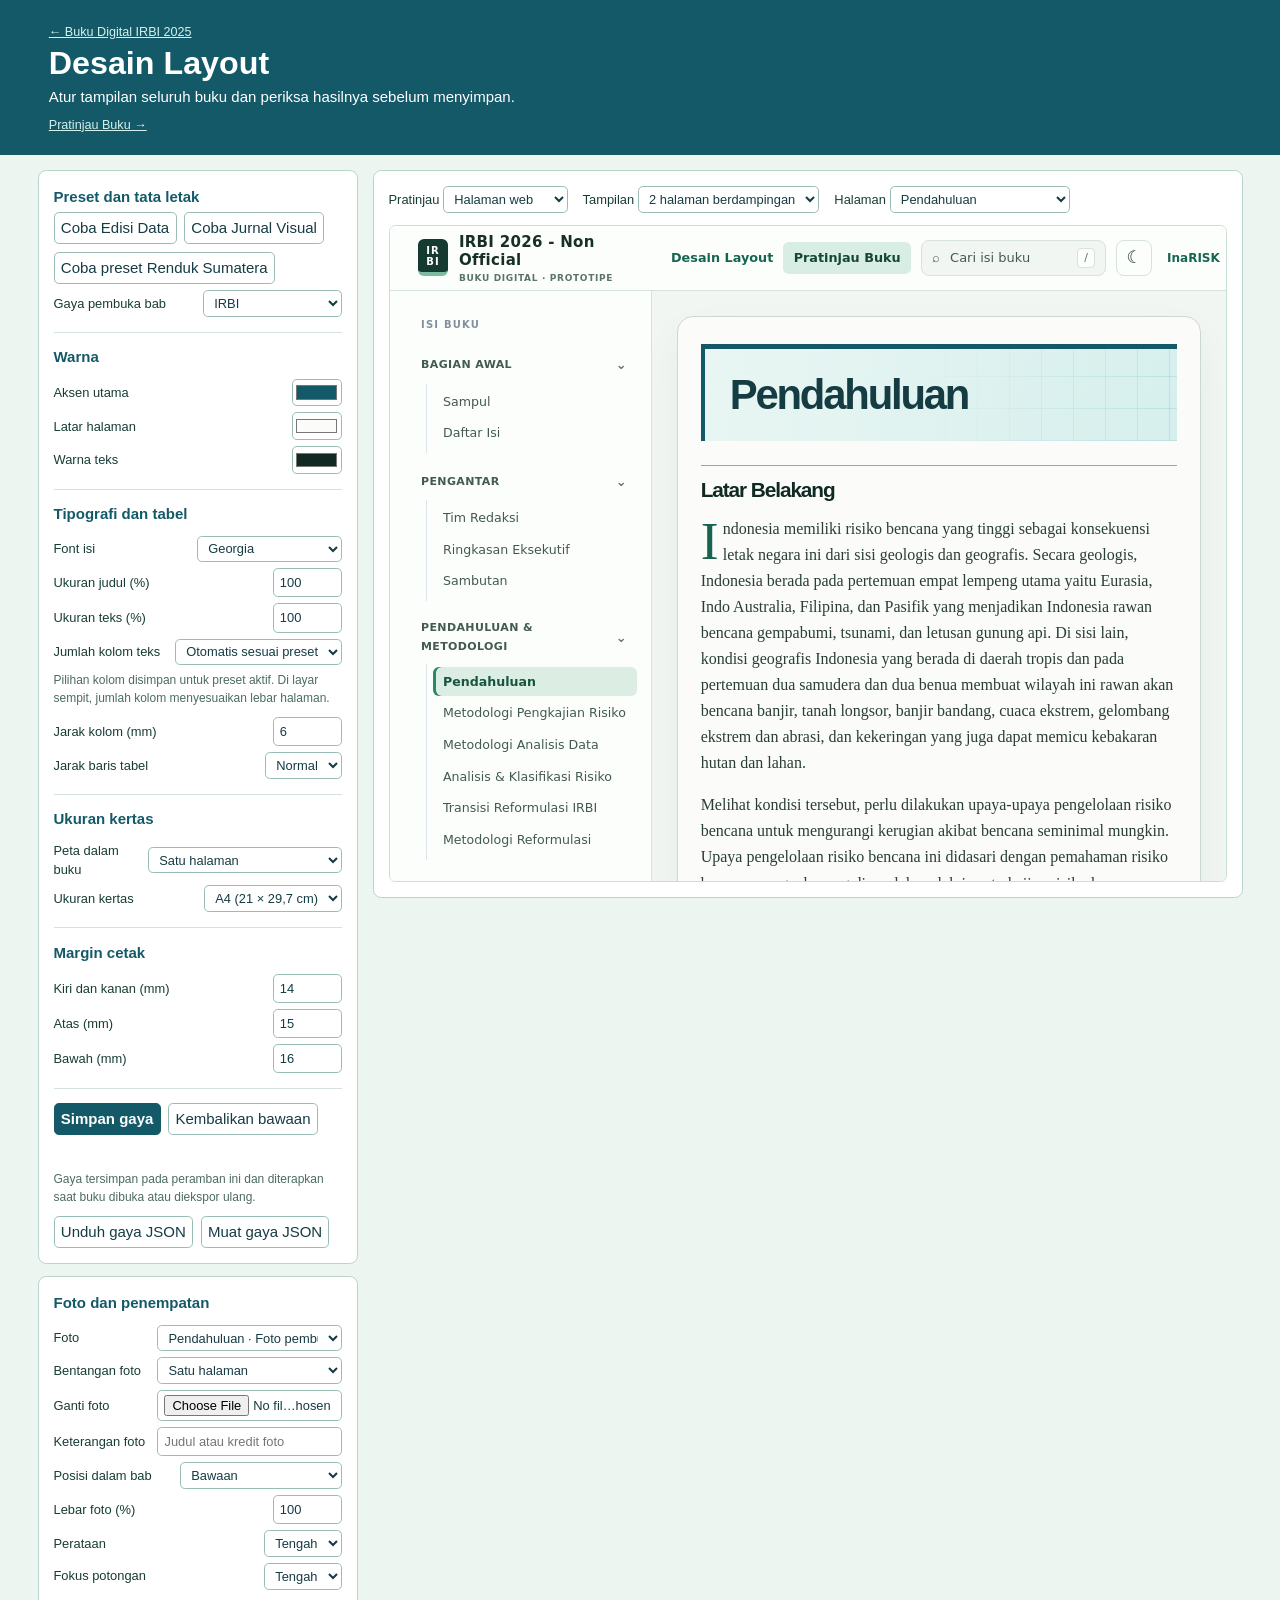
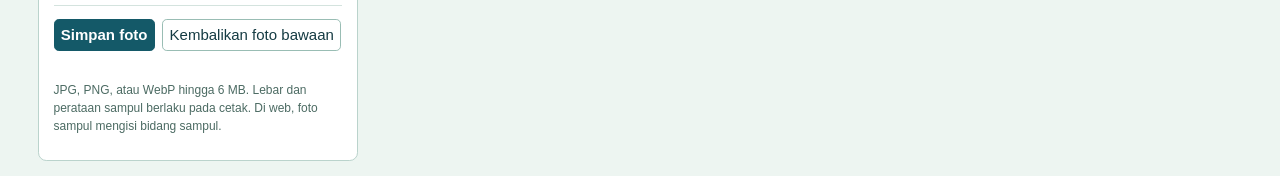
<file: gaya.html>
<!doctype html>
<html lang="id" data-photo-editor>
<head>
<meta charset="utf-8">
<meta name="viewport" content="width=device-width, initial-scale=1">
<title>Desain Layout — Buku Digital IRBI</title>
<link rel="stylesheet" href="assets/style-editor.css">
</head>
<body>
<header class="studio-header"><a href="index.html">← Buku Digital IRBI 2025</a><h1>Desain Layout</h1>
<p>Atur tampilan seluruh buku dan periksa hasilnya sebelum menyimpan.</p><a href="index.html?pratinjau=1" target="_blank" rel="noopener">Pratinjau Buku →</a></header>
<main class="studio">
<div class="studio-controls"><form id="styleForm">
  <fieldset><legend>Preset dan tata letak</legend>
    <div class="studio-actions"><button id="styleEdisiData" type="button">Coba Edisi Data</button><button id="styleJurnal" type="button">Coba Jurnal Visual</button><button id="styleRenduk" type="button">Coba preset Renduk Sumatera</button></div>
    <label>Gaya pembuka bab <select name="layout"><option value="irbi">IRBI</option><option value="renduk">Renduk Sumatera</option><option value="jurnal">Jurnal Visual</option><option value="edisi-data">Edisi Data</option></select></label>
  </fieldset>
  <fieldset><legend>Warna</legend>
    <label>Aksen utama <input name="accent" type="color" value="#145968"></label>
    <label>Latar halaman <input name="paper" type="color" value="#fbfcfa"></label>
    <label>Warna teks <input name="ink" type="color" value="#102923"></label>
  </fieldset>
  <fieldset><legend>Tipografi dan tabel</legend>
    <label>Font isi <select name="font"><option value="georgia">Georgia</option><option value="segoe">Segoe UI</option><option value="times">Times New Roman</option></select></label>
    <label>Ukuran judul (%) <input name="title" type="number" min="80" max="120" required></label>
    <label>Ukuran teks (%) <input name="body" type="number" min="90" max="115" required></label>
    <label>Jumlah kolom teks <select name="columns"><option value="0">Otomatis sesuai preset</option><option value="1">1 kolom</option><option value="2">2 kolom</option><option value="3">3 kolom</option></select></label>
    <p class="studio-note">Pilihan kolom disimpan untuk preset aktif. Di layar sempit, jumlah kolom menyesuaikan lebar halaman.</p>
    <label>Jarak kolom (mm) <input name="gap" type="number" min="3" max="12" required></label>
    <label>Jarak baris tabel <select name="table"><option value="normal">Normal</option><option value="compact">Rapat</option></select></label>
  </fieldset>
  <fieldset><legend>Ukuran kertas</legend>
    <label>Peta dalam buku <select name="mapSpread"><option value="single">Satu halaman</option><option value="double">Dua halaman menyambung</option></select></label>
    <label>Ukuran kertas <select name="paperSize"><option value="a4">A4 (21 × 29,7 cm)</option><option value="custom">Custom</option></select></label>
    <div id="customPaperSize" hidden>
      <label>Lebar (cm) <input name="paperWidth" type="number" min="10" max="100" step="0.01" value="21" required></label>
      <label>Tinggi (cm) <input name="paperHeight" type="number" min="10" max="100" step="0.01" value="21" required></label>
      <p class="studio-note">Ukuran buku IRBI asli 21 × 21 cm. Dua halaman menyambung menghasilkan bentangan 42 × 21 cm.</p>
    </div>
  </fieldset>
  <fieldset><legend>Margin cetak</legend>
    <label>Kiri dan kanan (mm) <input name="marginX" type="number" min="10" max="25" required></label>
    <label>Atas (mm) <input name="marginTop" type="number" min="10" max="25" required></label>
    <label>Bawah (mm) <input name="marginBottom" type="number" min="10" max="25" required></label>
  </fieldset>
  <div class="studio-actions"><button type="submit">Simpan gaya</button><button id="styleReset" type="button">Kembalikan bawaan</button></div>
  <p id="styleStatus" role="status"></p>
  <p class="studio-note">Gaya tersimpan pada peramban ini dan diterapkan saat buku dibuka atau diekspor ulang.</p>
  <div class="studio-actions"><button id="styleDownload" type="button">Unduh gaya JSON</button><label class="file-label">Muat gaya JSON<input id="styleUpload" type="file" accept=".json,application/json"></label></div>
</form>
<form id="photoForm">
  <fieldset><legend>Foto dan penempatan</legend>
    <label>Foto <select id="photoChoice"></select></label>
    <label id="photoSpreadLabel">Bentangan foto <select id="photoSpread"><option value="single">Satu halaman</option><option value="double">Dua halaman menyambung</option></select></label>
    <label>Ganti foto <input id="photoFile" type="file" accept="image/jpeg,image/png,image/webp"></label>
    <label id="photoCaptionLabel">Keterangan foto <input id="photoCaption" type="text" maxlength="240" placeholder="Judul atau kredit foto"></label>
    <label id="photoPlaceLabel">Posisi dalam bab <select id="photoPosition"><option value="original">Bawaan</option><option value="after-title">Setelah judul</option><option value="end">Sebelum penutup bab</option></select></label>
    <label>Lebar foto (%) <input id="photoWidth" type="number" min="40" max="100" value="100" required></label>
    <label>Perataan <select id="photoAlign"><option value="center">Tengah</option><option value="left">Kiri</option><option value="right">Kanan</option></select></label>
    <label>Fokus potongan <select id="photoCrop"><option value="center">Tengah</option><option value="top">Atas</option><option value="bottom">Bawah</option><option value="left">Kiri</option><option value="right">Kanan</option></select></label>
  </fieldset>
  <div class="studio-actions"><button type="submit">Simpan foto</button><button type="button" id="photoReset">Kembalikan foto bawaan</button></div>
  <p id="photoStatus" role="status"></p>
  <p class="studio-note">JPG, PNG, atau WebP hingga 6 MB. Lebar dan perataan sampul berlaku pada cetak. Di web, foto sampul mengisi bidang sampul.</p>
</form>
</div>
<section class="studio-preview" aria-label="Pratinjau buku">
  <div class="preview-bar">
    <label>Pratinjau <select id="previewMode"><option value="web">Halaman web</option><option value="print">Tata letak cetak</option></select></label>
    <label>Tampilan <select id="previewPages"><option value="1">1 halaman</option><option value="2" selected>2 halaman berdampingan</option></select></label>
    <label>Halaman <select id="previewPage"><option value="beranda">Sampul</option><option selected value="pendahuluan">Pendahuluan</option><option value="tim-editorial">Tim Redaksi</option><option value="provinsi-aceh">Profil Aceh</option><option value="tabel-provinsi">Tabel provinsi</option><option value="transisi-reformulasi">Transisi Reformulasi IRBI</option><option value="metodologi-reformulasi">Metodologi Reformulasi</option></select></label>
  </div>
  <iframe id="stylePreview" title="Pratinjau gaya Buku Digital IRBI"></iframe>
</section>
</main>
<script src="assets/irbi-data.js?v=ratio-column-title"></script><script src="assets/book-photos.js?v=back-cover"></script>
<script src="assets/book-style.js?v=preview-export"></script><script src="assets/style-editor.js?v=preview-export"></script><script src="assets/photo-editor.js?v=back-cover"></script>
<script src="assets/pdf-lib.min.js"></script><script src="assets/book-spreads.js?v=preview-pages"></script>
</body>
</html>
</file>
<file: assets/style-editor.css>
:root {color-scheme:light;font:15px/1.5 'Segoe UI',Arial,sans-serif;color:#173c35;background:#edf5f1}
* {box-sizing:border-box}
body {margin:0}
.studio-header {padding:1.3rem clamp(1rem,4vw,3.25rem);background:#145968;color:white}
.studio-header a {color:#d5f1eb;font-size:.84rem}
.studio-header h1 {margin:.25rem 0;font-size:2.15rem;line-height:1.1}
.studio-header p {margin:.3rem 0}
.studio {display:grid;grid-template-columns:minmax(260px,320px) minmax(0,1fr);gap:1rem;padding:1rem clamp(1rem,3vw,2.5rem)}
#styleForm,.studio-preview {background:white;border:1px solid #bad3cc;border-radius:.55rem;padding:1rem;min-width:0}
fieldset {border:0;border-bottom:1px solid #d4e3de;margin:0 0 .9rem;padding:0 0 .6rem}
legend {font-weight:750;color:#145968;padding:0;margin-bottom:.25rem}
fieldset label {display:flex;justify-content:space-between;align-items:center;gap:.45rem;margin:.4rem 0;font-size:.86rem}
input,select,button {font:inherit}
input[type=number] {width:4.6rem}
input,select,button,.file-label {border:1px solid #99bdb4;border-radius:.32rem;background:white;color:#153b43;padding:.26rem .42rem}
input[type=color] {height:1.85rem;padding:.12rem}
button,.file-label {cursor:pointer}
button[type=submit] {background:#145968;color:white;font-weight:700;border-color:#145968}
.studio-actions,.preview-bar {display:flex;flex-wrap:wrap;gap:.5rem}
.file-label {position:relative}
.file-label input {position:absolute;inset:0;width:100%;opacity:0;cursor:pointer}
.file-label:focus-within {outline:2px solid #145968}
#styleStatus {margin:.5rem 0;min-height:1.35rem;font-size:.83rem;font-weight:700}
.studio-note {color:#4c6b63;font-size:.8rem;margin:.4rem 0 .65rem}
.preview-bar {align-items:center;gap:.6rem 1rem;margin-bottom:.8rem;font-size:.86rem}
iframe {display:block;width:100%;min-height:min(73vh,920px);border:1px solid #c9ded7;border-radius:.42rem;background:#f4f8f6}
@media(max-width:740px) {.studio {grid-template-columns:1fr} iframe {min-height:68vh}}
.studio-controls { min-width: 0; display: grid; gap: .8rem; align-content: start; }
#photoForm { background: white; border: 1px solid #bad3cc; border-radius: .55rem; padding: 1rem; min-width: 0; }
#photoForm [hidden] { display: none; }
#photoForm select, #photoForm input[type=file] { max-width: 64%; min-width: 0; }
#photoStatus { min-height: 1.2em; margin: .5rem 0; font-size: .83rem; font-weight: 700; }
.studio-preview { align-self: start; }
@media (min-width:741px) { .studio-preview { position: sticky; top: 1rem; } }
.studio-controls fieldset { min-inline-size: 0; }
#photoForm label select, #photoForm label input { flex-shrink: 1; }
#photoForm input[type=text] { width: 64%; max-width: 64%; }
</file>
